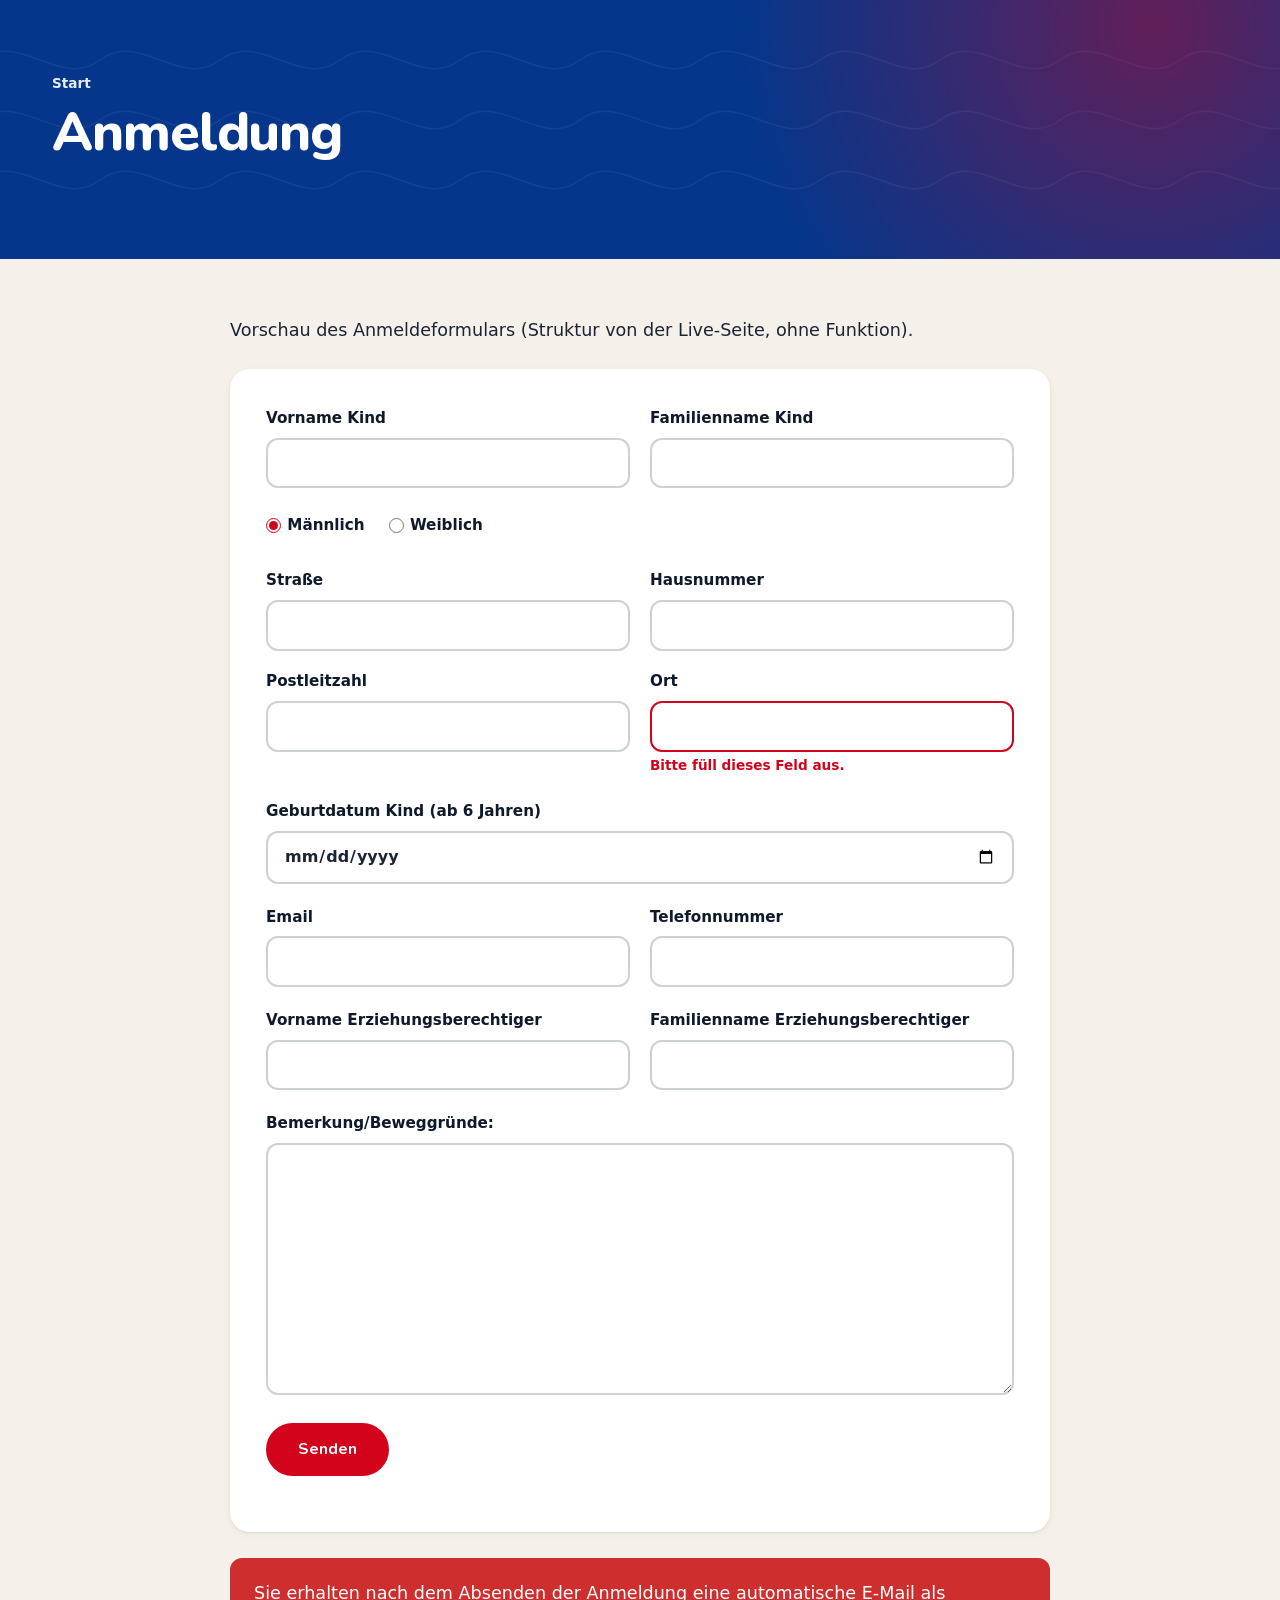
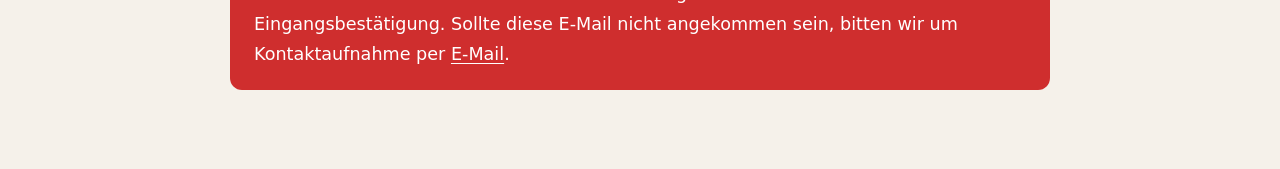
<file: vorschau/anmeldung.html>
<!doctype html>
<html lang="de">
<head>
<meta charset="utf-8">
<meta name="viewport" content="width=device-width, initial-scale=1">
<title>Vorschau – Anmeldung</title>
<script>(function(){var d=document.documentElement,s=null;try{s=localStorage.getItem("pfadi-theme")}catch(e){}d.setAttribute("data-theme",s||"light")})();</script>
<link rel="stylesheet" href="../pfadi-rankweil/assets/css/main.css">
</head>
<body class="page no-sidebar">
<main id="main">
<header class="page-hero"><div class="container"><nav class="breadcrumbs"><a href="#">Start</a></nav><h1 class="page-hero__title">Anmeldung</h1></div></header>
<div class="container layout layout--page">
<article class="layout__main"><div class="entry-content">
<p>Vorschau des Anmeldeformulars (Struktur von der Live-Seite, ohne Funktion).</p>
<div class="wp-block-contact-form-7-contact-form-selector">
<div class="wpcf7 js"><form action="#" method="post" class="wpcf7-form init" novalidate onsubmit="return false">
<p><label> Vorname Kind<br> <span class="wpcf7-form-control-wrap"><input class="wpcf7-form-control wpcf7-text" type="text" name="a"></span> </label><br> <label> Familienname Kind<br> <span class="wpcf7-form-control-wrap"><input class="wpcf7-form-control wpcf7-text" type="text" name="b"></span> </label> </p>
<p><span class="wpcf7-form-control-wrap"><span class="wpcf7-form-control wpcf7-radio"><span class="wpcf7-list-item first"><label><input type="radio" name="sex" value="M" checked><span class="wpcf7-list-item-label">Männlich</span></label></span><span class="wpcf7-list-item last"><label><input type="radio" name="sex" value="W"><span class="wpcf7-list-item-label">Weiblich</span></label></span></span></span> </p>
<p><label> Straße<br> <span class="wpcf7-form-control-wrap"><input class="wpcf7-form-control wpcf7-text" type="text" name="c"></span></label><br> <label> Hausnummer<br> <span class="wpcf7-form-control-wrap"><input class="wpcf7-form-control wpcf7-text" type="text" name="d"></span></label><br> <label> Postleitzahl<br> <span class="wpcf7-form-control-wrap"><input class="wpcf7-form-control wpcf7-text" type="text" name="e"></span> </label><br> <label> Ort<br> <span class="wpcf7-form-control-wrap"><input class="wpcf7-form-control wpcf7-text wpcf7-not-valid" type="text" name="f"><span class="wpcf7-not-valid-tip">Bitte füll dieses Feld aus.</span></span> </label> </p>
<p><label> Geburtdatum Kind (ab 6 Jahren)<br> <span class="wpcf7-form-control-wrap"><input class="wpcf7-form-control wpcf7-date" type="date" name="g"></span> </label> </p>
<p><label> Email<br> <span class="wpcf7-form-control-wrap"><input class="wpcf7-form-control wpcf7-email" type="email" name="h"></span> </label><br> <label> Telefonnummer<br> <span class="wpcf7-form-control-wrap"><input class="wpcf7-form-control wpcf7-text" type="text" name="i"></span> </label> </p>
<p><label> Vorname Erziehungsberechtiger<br> <span class="wpcf7-form-control-wrap"><input class="wpcf7-form-control wpcf7-text" type="text" name="j"></span> </label><br> <label> Familienname Erziehungsberechtiger<br> <span class="wpcf7-form-control-wrap"><input class="wpcf7-form-control wpcf7-text" type="text" name="k"></span> </label> </p>
<p><label> Bemerkung/Beweggründe:<br> <span class="wpcf7-form-control-wrap"><textarea cols="40" rows="10" class="wpcf7-form-control wpcf7-textarea" name="l"></textarea></span> </label> </p>
<p><input class="wpcf7-form-control wpcf7-submit has-spinner" type="submit" value="Senden"><span class="wpcf7-spinner"></span> </p>
<div class="wpcf7-response-output" aria-hidden="true"></div>
</form></div></div>
<p class="has-white-color has-vivid-red-background-color has-text-color has-background" style="background-color:#cf2e2e;color:#fff">Sie erhalten nach dem Absenden der Anmeldung eine automatische E-Mail als Eingangsbestätigung. Sollte diese E-Mail nicht angekommen sein, bitten wir um Kontaktaufnahme per <a href="#">E-Mail</a>.</p>
</div></article>
</div>
</main>
</body>
</html>
</file>
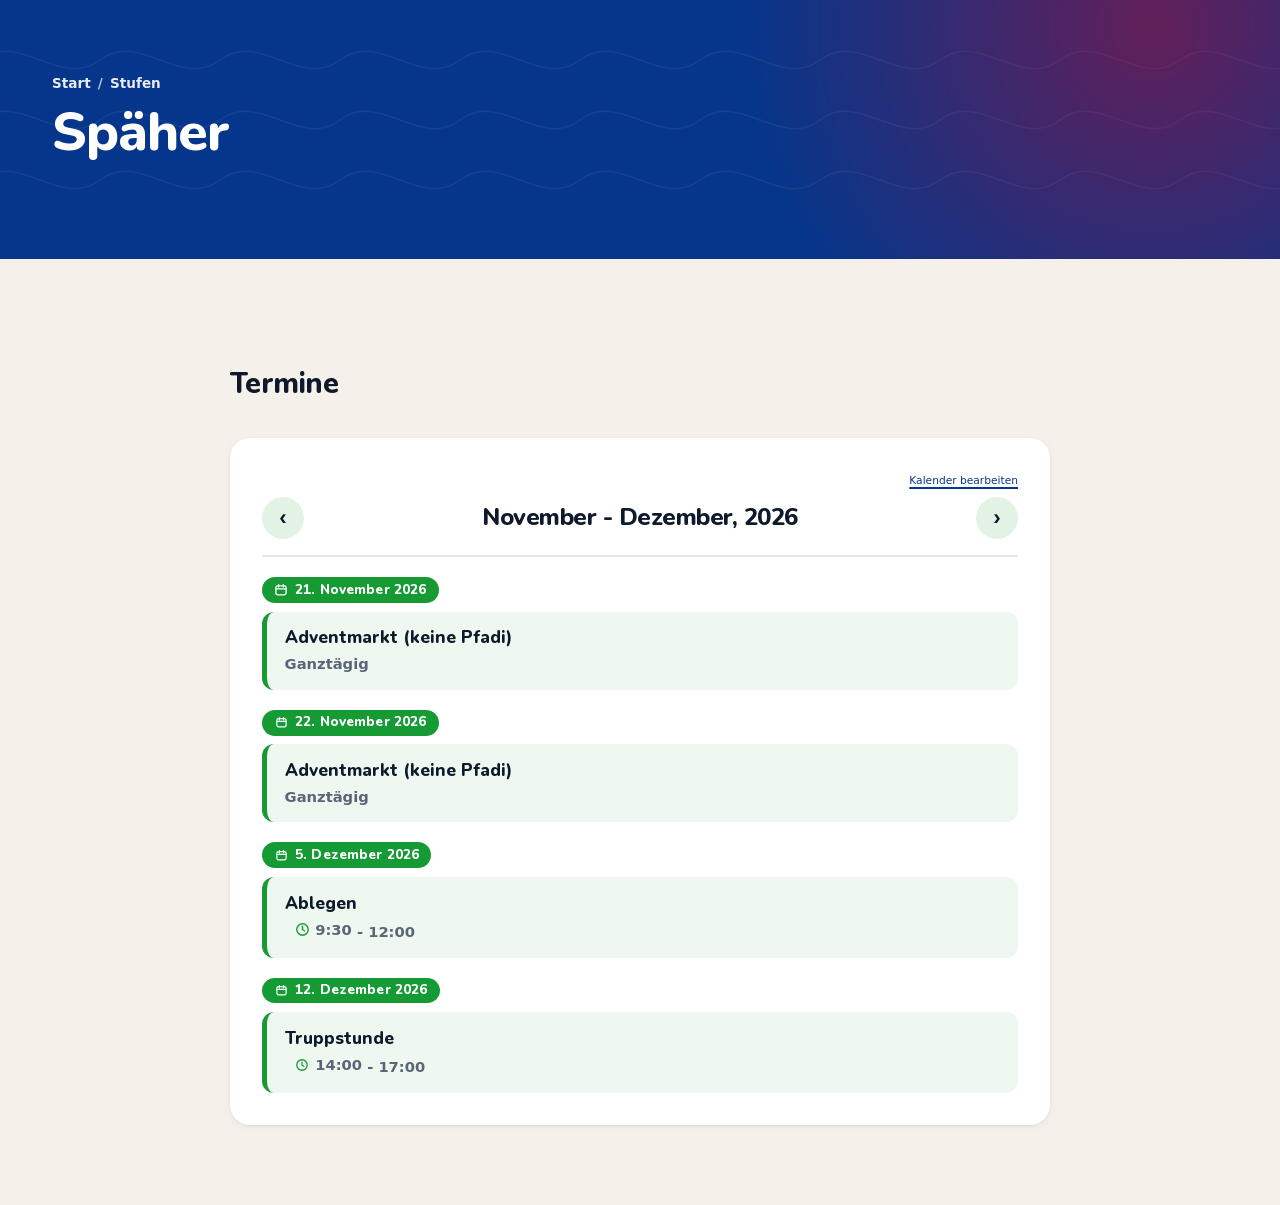
<file: vorschau/termine.html>
<!doctype html>
<html lang="de">
<head>
<meta charset="utf-8">
<meta name="viewport" content="width=device-width, initial-scale=1">
<title>Vorschau – Termine Späher</title>
<script>(function(){var d=document.documentElement,s=null;try{s=localStorage.getItem("pfadi-theme")}catch(e){}d.setAttribute("data-theme",s||"light")})();</script>
<link rel="stylesheet" href="../pfadi-rankweil/assets/css/main.css">
<style>
/* kommt im Theme aus dem Customizer */
.stufe-2,.page-stufe-2{--stufe:#159A34;--stufe-rgb:21,154,52}
/* Ersatz für die Icon-Schrift des Plugins (nur Vorschau) */
.simcal-icon-left::before{content:"‹";font:700 1.4rem/1 sans-serif;font-style:normal}
.simcal-icon-right::before{content:"›";font:700 1.4rem/1 sans-serif;font-style:normal}
</style>
</head>
<body class="page no-sidebar page-stufe-2">
<main id="main">
<header class="page-hero"><div class="container"><nav class="breadcrumbs"><a href="#">Start</a><span>/</span><a href="#">Stufen</a></nav><h1 class="page-hero__title">Späher</h1></div></header>
<div class="container layout layout--page"><article class="layout__main"><div class="entry-content">
<h2>Termine</h2>
<div class="simcal-calendar simcal-default-calendar simcal-default-calendar-list simcal-default-calendar-light">
<p class="simcal-align-right"><small><a class="post-edit-link" href="#">Kalender bearbeiten</a></small></p>
<div class="simcal-calendar-list "><nav class="simcal-calendar-head"> <div class="simcal-nav"> <button class="simcal-nav-button simcal-prev" title="Zurück" aria-label="Zurück"> <i class="simcal-icon-left" aria-hidden="true"></i> </button> </div> <div class="simcal-nav simcal-current " aria-live="polite"><h3>November - Dezember, 2026</h3></div> <div class="simcal-nav"> <button class="simcal-nav-button simcal-next" title="Weiter" aria-label="Weiter"> <i class="simcal-icon-right" aria-hidden="true"></i> </button> </div> </nav>
<dl class="simcal-events-list-container">
<dt class="simcal-day-label" style="border-bottom: 1px solid #000000;"><span style="background-color: #000000; color: #ffffff;"><span class="simcal-date-format">21. November 2026</span> </span></dt>
<dd class="simcal-weekday-6 simcal-past simcal-day simcal-day-has-events"><ul class="simcal-events"><li class="simcal-event"><div class="simcal-event-details"><p><strong><span class="simcal-event-title">Adventmarkt (keine Pfadi)</span></strong></p> <p><span class="simcal-event-start simcal-event-start-date">21. November 2026</span><br> <span class="simcal-event-address simcal-event-start-location"><meta itemprop="name" content="x"></span></p> <div></div></div></li></ul></dd>
<dt class="simcal-day-label" style="border-bottom: 1px solid #000000;"><span style="background-color: #000000; color: #ffffff;"><span class="simcal-date-format">22. November 2026</span> </span></dt>
<dd class="simcal-weekday-0 simcal-day simcal-day-has-events"><ul class="simcal-events"><li class="simcal-event"><div class="simcal-event-details"><p><strong><span class="simcal-event-title">Adventmarkt (keine Pfadi)</span></strong></p> <p><span class="simcal-event-start simcal-event-start-date">22. November 2026</span><br> <span class="simcal-event-address simcal-event-start-location"><meta itemprop="name" content="x"></span></p> <div></div></div></li></ul></dd>
<dt class="simcal-day-label" style="border-bottom: 1px solid #000000;"><span style="background-color: #000000; color: #ffffff;"><span class="simcal-date-format">5. Dezember 2026</span> </span></dt>
<dd class="simcal-weekday-6 simcal-day simcal-day-has-events"><ul class="simcal-events"><li class="simcal-event"><div class="simcal-event-details"><p><strong><span class="simcal-event-title">Ablegen</span></strong></p> <p><span class="simcal-event-start simcal-event-start-date">5. Dezember 2026</span>&nbsp;&nbsp;<span class="simcal-event-start simcal-event-start-time">9:30</span> - <span class="simcal-event-end simcal-event-end-time">12:00</span><br> <span class="simcal-event-address simcal-event-start-location"><meta itemprop="name" content="x"></span></p> <div></div></div></li></ul></dd>
<dt class="simcal-day-label" style="border-bottom: 1px solid #000000;"><span style="background-color: #000000; color: #ffffff;"><span class="simcal-date-format">12. Dezember 2026</span> </span></dt>
<dd class="simcal-weekday-6 simcal-day simcal-day-has-events"><ul class="simcal-events"><li class="simcal-event"><div class="simcal-event-details"><p><strong><span class="simcal-event-title">Truppstunde</span></strong></p> <p><span class="simcal-event-start simcal-event-start-date">12. Dezember 2026</span>&nbsp;&nbsp;<span class="simcal-event-start simcal-event-start-time">14:00</span> - <span class="simcal-event-end simcal-event-end-time">17:00</span><br> <span class="simcal-event-address simcal-event-start-location"><meta itemprop="name" content="x"></span></p> <div></div></div></li></ul></dd>
</dl></div></div>
</div></article></div>
</main>
</body>
</html>
</file>
<file: pfadi-rankweil/assets/css/main.css>
/* ==========================================================================
   Pfadi Rankweil – Theme-Styles
   Farben kommen aus dem Customizer (siehe inc/customizer.php → :root)
   ========================================================================== */

/* ---------- Schrift: Nunito (variabel, selbst gehostet) ----------
   Ein File pro Zeichensatz deckt die Gewichte 700–900 ab. Die Fallback-Schrift
   ist auf Nunitos Metriken angepasst, damit beim Nachladen nichts springt. */
@font-face {
	font-family: "Nunito"; font-style: normal; font-weight: 700 900; font-display: swap;
	src: url("../fonts/nunito-latin.woff2") format("woff2");
	unicode-range: U+0000-00FF, U+0131, U+0152-0153, U+02BB-02BC, U+02C6, U+02DA, U+02DC, U+0304, U+0308, U+0329, U+2000-206F, U+20AC, U+2122, U+2191, U+2193, U+2212, U+2215, U+FEFF, U+FFFD;
}
@font-face {
	font-family: "Nunito"; font-style: normal; font-weight: 700 900; font-display: swap;
	src: url("../fonts/nunito-latin-ext.woff2") format("woff2");
	unicode-range: U+0100-02BA, U+02BD-02C5, U+02C7-02CC, U+02CE-02D7, U+02DD-02FF, U+0304, U+0308, U+0329, U+1D00-1DBF, U+1E00-1E9F, U+1EF2-1EFF, U+2020, U+20A0-20AB, U+20AD-20C4, U+2113, U+2C60-2C7F, U+A720-A7FF;
}
@font-face {
	font-family: "Nunito Fallback"; src: local("Arial");
	ascent-override: 101.1%; descent-override: 35.3%; line-gap-override: 0%; size-adjust: 99.7%;
}

:root {
	--c-primary: #05368B;
	--c-primary-rgb: 5, 54, 139;
	--c-accent: #D3031C;
	--c-accent-rgb: 211, 3, 28;
	--c-bg: #F5F1EA;
	--c-surface: #FFFFFF;
	--c-text: #1B2433;
	--c-muted: #5B6577;
	--c-line: rgba(14, 26, 43, .1);
	--c-dark: #0E1A2B;
	--c-heading: #0E1A2B;
	--c-link: var(--c-primary);
	--c-accent-text: var(--c-accent);
	--tint: rgba(var(--c-primary-rgb), .08);
	--tint-soft: rgba(var(--c-primary-rgb), .04);
	--tint-strong: rgba(var(--c-primary-rgb), .14);
	--header-bg: rgba(255, 255, 255, .92);
	--c-field-border: rgba(14, 26, 43, .2);
	--footer-bg: #04265F;
	--radius: 20px;
	--radius-sm: calc(var(--radius) * .6);
	--shadow-sm: 0 1px 2px rgba(14, 26, 43, .06), 0 2px 8px rgba(14, 26, 43, .05);
	--shadow: 0 2px 4px rgba(14, 26, 43, .05), 0 12px 32px rgba(14, 26, 43, .09);
	--shadow-lg: 0 6px 12px rgba(14, 26, 43, .08), 0 24px 56px rgba(14, 26, 43, .16);
	--font: "Segoe UI Variable Text", "Segoe UI", system-ui, -apple-system, "Helvetica Neue", Arial, sans-serif;
	--font-head: "Nunito", "Nunito Fallback", ui-rounded, "Segoe UI", system-ui, sans-serif;
	--container: 1240px;
	--logo-h: 84px;
	--header-h: calc(var(--logo-h) + 20px);
	--ease: cubic-bezier(.2, .7, .2, 1);
}

/* ---------- Dark Mode ----------
   data-theme wird per Inline-Skript im <head> gesetzt (System-Einstellung oder Umschalter). */
:root[data-theme="dark"] {
	color-scheme: dark;
	--c-bg: #0B1220;
	--c-surface: #141E31;
	--c-text: #D5DCE8;
	--c-muted: #9AA6BA;
	--c-line: rgba(255, 255, 255, .1);
	--c-heading: #F3F6FB;
	--c-link: #8DB3FF;
	--c-accent-text: #FF6B7A;
	--tint: rgba(141, 179, 255, .12);
	--tint-soft: rgba(141, 179, 255, .05);
	--tint-strong: rgba(141, 179, 255, .2);
	--header-bg: rgba(13, 21, 37, .88);
	--c-field-border: rgba(255, 255, 255, .2);
	--footer-bg: #060D1A;
	--shadow-sm: 0 0 0 1px rgba(255, 255, 255, .05), 0 2px 8px rgba(0, 0, 0, .35);
	--shadow: 0 0 0 1px rgba(255, 255, 255, .06), 0 12px 32px rgba(0, 0, 0, .45);
	--shadow-lg: 0 0 0 1px rgba(255, 255, 255, .07), 0 24px 56px rgba(0, 0, 0, .6);
}
[data-theme="dark"] .stufe-1 .stufe__short { color: var(--stufe); }
[data-theme="dark"] .stufe-3 .stufe__short { color: #6E9BE6; } /* PPÖ-CaEx-Blau ist auf Dunkel zu dunkel */
[data-theme="dark"] .stufe__age { background: rgba(var(--stufe-rgb), .22); }
[data-theme="dark"] .card__media img,
[data-theme="dark"] .bento__media img,
[data-theme="dark"] .entry-content img { filter: brightness(.92); }
[data-theme="dark"] .topbar { background: #08214F; }
[data-theme="dark"] .page-hero,
[data-theme="dark"] .post-hero:not(.has-image) { background-color: #0A2A66; }
[data-theme="dark"] .thumb-fallback { background: linear-gradient(135deg, #0A2A66, #123C8C); }
/* Logo: eigenes Dark-Logo, sonst helles „Schild“ hinter dem Logo */
.custom-logo--dark { display: none; }
[data-theme="dark"] .site-branding.has-dark-logo .custom-logo:not(.custom-logo--dark) { display: none; }
[data-theme="dark"] .site-branding.has-dark-logo .custom-logo--dark { display: block; }
[data-theme="dark"] .site-branding:not(.has-dark-logo) .custom-logo-link {
	display: inline-block; background: #fff; padding: 6px 12px; border-radius: 14px;
}
[data-theme="dark"] .site-branding:not(.has-dark-logo) .custom-logo { height: calc(var(--logo-h) - 12px); }
[data-theme="dark"] .is-scrolled .site-branding:not(.has-dark-logo) .custom-logo { height: calc(var(--logo-h) * .7 - 12px); }

/* Umschalter hell/dunkel */
.theme-toggle {
	display: grid; place-items: center; width: 42px; height: 42px; border-radius: 50%; flex: none;
	border: 0; background: var(--tint); color: var(--c-link); cursor: pointer; order: 3;
	transition: background .2s, transform .3s var(--ease);
}
.theme-toggle:active { transform: rotate(30deg) scale(.92); }
.theme-toggle .icon-sun, [data-theme="dark"] .theme-toggle .icon-moon { display: none; }
[data-theme="dark"] .theme-toggle .icon-sun { display: block; }
html.theme-anim, html.theme-anim * { transition: background-color .35s ease, color .35s ease, border-color .35s ease !important; }

/* ---------- Basis ---------- */
*, *::before, *::after { box-sizing: border-box; }
html { scroll-behavior: smooth; -webkit-text-size-adjust: 100%; }
body.has-sticky-header { scroll-padding-top: var(--header-h); }
body {
	margin: 0;
	background: var(--c-bg);
	color: var(--c-text);
	font: 400 1.0625rem/1.65 var(--font);
	-webkit-font-smoothing: antialiased;
	text-rendering: optimizeLegibility;
}
img, svg, video { max-width: 100%; height: auto; display: block; }
a { color: var(--c-link); text-decoration-thickness: 2px; text-underline-offset: 3px; }
a:hover { color: var(--c-accent-text); }
h1, h2, h3, h4, h5, h6 {
	font-family: var(--font-head);
	font-weight: 800;
	line-height: 1.15;
	letter-spacing: -.02em;
	color: var(--c-heading);
	margin: 0 0 .5em;
	text-wrap: balance;
}
p, li, figcaption { text-wrap: pretty; }
p { margin: 0 0 1.1em; }
:focus-visible { outline: 3px solid var(--c-accent); outline-offset: 3px; border-radius: 6px; }
::selection { background: var(--tint-strong); color: var(--c-heading); }
:root { accent-color: var(--c-primary); }
:root[data-theme="dark"] { accent-color: var(--c-link); }
.icon { width: 1.1em; height: 1.1em; flex: none; }

.screen-reader-text {
	position: absolute !important; width: 1px; height: 1px; padding: 0; margin: -1px;
	overflow: hidden; clip: rect(0, 0, 0, 0); white-space: nowrap; border: 0;
}
.skip-link:focus {
	clip: auto; width: auto; height: auto; margin: 0; z-index: 1000;
	top: 12px; left: 12px; padding: 12px 18px; background: var(--c-surface); border-radius: 10px; box-shadow: var(--shadow);
}

.container { width: 100%; max-width: var(--container); margin: 0 auto; padding: 0 clamp(16px, 4vw, 32px); }
.container--narrow { max-width: 820px; }

/* ---------- Buttons ---------- */
.btn {
	display: inline-flex; align-items: center; gap: .5em;
	padding: .85em 1.5em; border-radius: 999px; border: 2px solid transparent;
	font: 700 1rem/1 var(--font-head); text-decoration: none; cursor: pointer;
	transition: transform .2s var(--ease), box-shadow .2s var(--ease), background .2s, color .2s;
}
.btn:hover { transform: translateY(-2px); }
.btn .icon { transition: transform .2s var(--ease); }
.btn:hover .icon { transform: translateX(3px); }
.btn--sm { padding: .65em 1.15em; font-size: .95rem; }
.btn--accent { background: var(--c-accent); color: #fff; box-shadow: var(--shadow-sm); }
.btn--accent:hover { color: #fff; box-shadow: var(--shadow); }
.btn--outline { border-color: var(--c-link); color: var(--c-link); }
.btn--outline:hover { background: var(--c-primary); color: #fff; }
.btn--ghost { border-color: rgba(255,255,255,.6); color: #fff; }
.btn--ghost:hover { background: #fff; color: var(--c-primary); }
.btn--white { background: #fff; color: var(--c-primary); }
.btn--white:hover { color: var(--c-accent); }

.pill {
	display: inline-block; padding: .3em .8em; border-radius: 999px;
	background: var(--c-accent); color: #fff; text-decoration: none;
	font: 700 .75rem/1.2 var(--font); letter-spacing: .05em; text-transform: uppercase;
}
a.pill:hover { color: #fff; background: var(--c-primary); }
.pills { display: inline-flex; flex-wrap: wrap; gap: .35rem; }
.pill--stufe { background: var(--stufe); }
/* Weiße Schrift auf hellen Stufenfarben (z. B. Grün) braucht etwas dunkleren Grund für 4.5:1 */
.pill--stufe:not(.stufe-1) { background: color-mix(in srgb, var(--stufe) 85%, #000); }
.pill--stufe.stufe-1 { color: #1B2433; }
a.pill--stufe:hover { background: var(--stufe); color: #fff; filter: brightness(.9); }
a.pill--stufe.stufe-1:hover { color: #1B2433; }
.page-hero.is-stufe {
	box-shadow: inset 0 6px 0 var(--stufe);
	background:
		radial-gradient(circle at 90% 10%, rgba(var(--stufe-rgb), .55), transparent 40%),
		var(--c-primary);
}

/* ---------- Topbar ---------- */
.topbar { background: var(--c-primary); color: rgba(255,255,255,.85); font-size: .85rem; }
.topbar__inner { display: flex; align-items: center; justify-content: space-between; gap: 1rem; min-height: 38px; }
.topbar__text { margin: 0; }

.social-links { display: flex; gap: .35rem; list-style: none; margin: 0; padding: 0; }
.social-links a {
	display: grid; place-items: center; width: 32px; height: 32px; border-radius: 50%;
	color: inherit; transition: background .2s, color .2s;
}
.social-links a:hover { background: rgba(255,255,255,.15); color: #fff; }
.social-links .icon { width: 17px; height: 17px; }

/* ---------- Header ---------- */
.site-header {
	background: var(--header-bg);
	-webkit-backdrop-filter: saturate(180%) blur(14px); backdrop-filter: saturate(180%) blur(14px);
	border-bottom: 1px solid var(--c-line);
	z-index: 100; position: relative;
	transition: box-shadow .25s;
}
.has-sticky-header .site-header { position: sticky; top: 0; }
.admin-bar.has-sticky-header .site-header { top: 32px; }
.site-header.is-scrolled { box-shadow: var(--shadow); }
.site-header__inner { display: flex; align-items: center; gap: 1.5rem; min-height: var(--header-h); }

.site-branding { flex: none; }
.custom-logo { height: var(--logo-h); max-height: none; width: auto; transition: height .25s var(--ease); }
.is-scrolled .custom-logo { height: calc(var(--logo-h) * .7); }
.site-header__inner { transition: min-height .25s var(--ease); }
.is-scrolled .site-header__inner { min-height: calc(var(--logo-h) * .7 + 20px); }
.site-title { display: flex; align-items: center; gap: .6rem; text-decoration: none; font: 800 1.3rem/1 var(--font-head); color: var(--c-link); }
.site-title__icon .pfadi-symbol { width: auto; height: 46px; }

.site-nav { flex: 1; display: flex; align-items: center; justify-content: flex-end; gap: 1rem; }
.site-nav .menu, .site-nav .menu ul, .site-nav > div > ul { list-style: none; margin: 0; padding: 0; }
.site-nav .menu { display: flex; align-items: center; gap: .15rem; }
.site-nav .menu > li { position: relative; display: flex; align-items: center; }
.site-nav .menu a {
	display: block; padding: .6rem .85rem; border-radius: 999px;
	font: 700 .98rem/1.2 var(--font-head); color: var(--c-heading); text-decoration: none;
	transition: background .2s, color .2s;
}
.site-nav .menu > li > a:hover,
.site-nav .menu > li:focus-within > a,
.site-nav .menu > .current-menu-item > a,
.site-nav .menu > .current-menu-ancestor > a { background: var(--tint); color: var(--c-link); }
.site-nav .menu > .current-menu-item > a,
.site-nav .menu > .current-menu-ancestor > a { box-shadow: inset 0 -3px 0 var(--c-accent); border-radius: 999px 999px 8px 8px; }
.submenu-toggle {
	background: none; border: 0; padding: 4px; margin-left: -.6rem; color: var(--c-muted); cursor: pointer; border-radius: 50%;
}
.submenu-toggle .icon { width: 16px; height: 16px; transition: transform .2s; }

/* Dropdowns (Desktop) */
@media (min-width: 1024px) {
	.site-nav .sub-menu {
		position: absolute; top: calc(100% + 10px); left: 0; min-width: 240px;
		background: var(--c-surface); border-radius: var(--radius-sm); box-shadow: var(--shadow-lg); padding: .5rem;
		opacity: 0; visibility: hidden; transform: translateY(8px);
		transition: opacity .2s, transform .2s var(--ease), visibility .2s;
		z-index: 10;
	}
	.site-nav .sub-menu::before { content: ""; position: absolute; inset: -12px 0 auto; height: 12px; }
	.site-nav li:hover > .sub-menu,
	.site-nav li:focus-within > .sub-menu,
	.site-nav li.is-open > .sub-menu { opacity: 1; visibility: visible; transform: none; }
	.site-nav .sub-menu a { border-radius: 10px; font-weight: 600; padding: .6rem .85rem; }
	.site-nav .sub-menu a:hover { background: var(--tint); color: var(--c-link); }
	.site-nav .sub-menu .sub-menu { top: -.5rem; left: 100%; }
	.site-nav li:hover > .submenu-toggle .icon { transform: rotate(180deg); }
	.nav-toggle { display: none; }
}

.site-nav__extras { display: flex; align-items: center; gap: .5rem; }
.search-toggle {
	display: grid; place-items: center; width: 42px; height: 42px; border-radius: 50%;
	border: 0; background: var(--tint); color: var(--c-link); cursor: pointer;
}
.search-toggle:hover, .theme-toggle:hover { background: var(--tint-strong); }
.header-search { border-top: 1px solid var(--c-line); padding: 1rem 0; background: var(--c-surface); }
.header-search .search-form { max-width: 640px; margin: 0 auto; }

/* Suche */
.search-form { display: flex; background: var(--c-surface); border: 2px solid var(--c-line); border-radius: 999px; overflow: hidden; transition: border-color .2s; }
.search-form:focus-within { border-color: var(--c-primary); }
.search-field { flex: 1; border: 0; padding: .85rem 1.25rem; font: inherit; background: transparent; min-width: 0; }
.search-field:focus { outline: none; }
.search-submit { border: 0; background: var(--c-primary); color: #fff; padding: 0 1.25rem; cursor: pointer; }

/* Mobile Navigation */
@media (max-width: 1023px) {
	/* backdrop-filter würde das fixierte Menü im Header einsperren */
	.site-header { -webkit-backdrop-filter: none; backdrop-filter: none; background: var(--c-surface); }
	.theme-toggle { order: 0; margin-left: auto; width: 46px; height: 46px; border-radius: 14px; }
	.theme-toggle + .nav-toggle { margin-left: 0; }
	.site-header__inner { gap: .6rem; }
	.nav-toggle {
		margin-left: auto; display: grid; place-items: center; width: 46px; height: 46px; border-radius: 14px;
		border: 0; background: var(--c-primary); color: #fff; cursor: pointer; position: relative; z-index: 120;
	}
	.nav-toggle__close { display: none; }
	.nav-open .nav-toggle__open { display: none; }
	.nav-open .nav-toggle__close { display: block; }
	.nav-open .nav-toggle { background: #fff; color: var(--c-primary); }

	.site-nav {
		position: fixed; inset: 0; z-index: 110;
		flex-direction: column; align-items: stretch; justify-content: flex-start; gap: 1.5rem;
		padding: calc(var(--header-h) + 1.5rem) 1.5rem 2rem;
		background: var(--c-primary); overflow-y: auto;
		opacity: 0; visibility: hidden; transform: translateY(-12px);
		transition: opacity .25s, transform .3s var(--ease), visibility .25s;
	}
	.nav-open .site-nav { opacity: 1; visibility: visible; transform: none; }
	.nav-open { overflow: hidden; }
	.site-nav .menu { flex-direction: column; align-items: stretch; gap: 0; }
	.site-nav .menu > li { flex-wrap: wrap; border-bottom: 1px solid rgba(255,255,255,.12); }
	.site-nav .menu a { color: #fff; font-size: 1.25rem; padding: 1rem .25rem; flex: 1; border-radius: 0; }
	.site-nav .menu > li > a:hover,
	.site-nav .menu > .current-menu-item > a,
	.site-nav .menu > .current-menu-ancestor > a { background: none; color: #fff; box-shadow: none; }
	.site-nav .menu > .current-menu-item > a { text-decoration: underline var(--c-accent) 3px; }
	.submenu-toggle { color: #fff; margin: 0; width: 44px; height: 44px; display: grid; place-items: center; }
	.submenu-toggle[aria-expanded="true"] .icon { transform: rotate(180deg); }
	.site-nav .sub-menu { display: none; width: 100%; padding: 0 0 .75rem .75rem; }
	.site-nav li.is-open > .sub-menu { display: block; }
	.site-nav .sub-menu a { font-size: 1.05rem; padding: .55rem .25rem; color: rgba(255,255,255,.85); font-weight: 600; }
	.site-nav__extras { justify-content: space-between; }
	.site-nav__extras .btn { flex: 1; justify-content: center; padding: 1rem; font-size: 1.1rem; }
	.search-toggle { background: rgba(255,255,255,.12); color: #fff; width: 52px; height: 52px; }
	.custom-logo, .is-scrolled .custom-logo { height: min(var(--logo-h), 52px); }
	[data-theme="dark"] .site-branding:not(.has-dark-logo) .custom-logo { height: min(calc(var(--logo-h) - 12px), 44px); }
	:root { --header-h: 72px; }
	.is-scrolled .site-header__inner { min-height: var(--header-h); }
	.topbar__text { white-space: nowrap; overflow: hidden; text-overflow: ellipsis; }
}

/* ---------- Wellen ---------- */
.wave { position: absolute; left: 0; width: 100%; height: clamp(28px, 5vw, 70px); pointer-events: none; }
.wave--bottom { bottom: -1px; color: var(--c-bg); }
.wave--top { top: calc(-1 * clamp(28px, 5vw, 70px) + 1px); color: var(--footer-bg); transform: scaleX(-1); }

/* ---------- Sektionen ---------- */
.section { padding: clamp(3rem, 7vw, 5.5rem) 0; }
.section--tight { padding: clamp(1.5rem, 4vw, 3rem) 0; }
.section-head { max-width: 680px; margin-bottom: clamp(1.75rem, 4vw, 2.75rem); }
.section-head--row { max-width: none; display: flex; align-items: flex-end; justify-content: space-between; gap: 1rem; flex-wrap: wrap; }
.section-title { font-size: clamp(2rem, 4.4vw, 3rem); line-height: 1.08; letter-spacing: -.03em; margin: 0; }
.section-intro { color: var(--c-muted); font-size: 1.15rem; margin: .8rem 0 0; }

/* ---------- Hero: Bento ---------- */
.hero-bento { padding: clamp(1.25rem, 3vw, 2.25rem) 0 0; }
.bento {
	display: grid; gap: clamp(10px, 1.4vw, 18px);
	grid-template-columns: repeat(4, 1fr);
	grid-template-rows: repeat(2, minmax(220px, 1fr));
	height: clamp(460px, 56vw, 620px);
}
.bento__item { position: relative; border-radius: var(--radius); overflow: hidden; background: var(--c-primary); box-shadow: var(--shadow); }
.bento__item--1 { grid-column: span 2; grid-row: span 2; }
.bento__link { position: absolute; inset: 0; display: block; color: #fff; text-decoration: none; }
.bento__media, .bento__media img, .bento__media .thumb-fallback { position: absolute; inset: 0; width: 100%; height: 100%; object-fit: cover; }
.bento__media img { transition: transform .6s var(--ease); }
.bento__link:hover img { transform: scale(1.05); }
.bento__media::after {
	content: ""; position: absolute; inset: 0;
	background: linear-gradient(180deg, rgba(4, 20, 50, 0) 35%, rgba(4, 20, 50, .55) 65%, rgba(4, 20, 50, .92) 100%);
}
.bento__body { position: absolute; left: 0; right: 0; bottom: 0; padding: clamp(1rem, 2vw, 1.5rem); display: flex; flex-direction: column; align-items: flex-start; gap: .5rem; }
.bento__title { color: #fff; margin: 0; font-size: clamp(1rem, 1.4vw, 1.2rem); text-shadow: 0 1px 12px rgba(0,0,0,.3); }
.bento__item--1 .bento__title { font-size: clamp(1.6rem, 3.2vw, 2.6rem); max-width: 22ch; }
.bento__excerpt { color: rgba(255,255,255,.85); max-width: 52ch; font-size: 1.02rem; }
.bento__date { font-size: .85rem; color: rgba(255,255,255,.75); font-weight: 600; }
.bento__item:not(.bento__item--1) .bento__date { display: none; }

/* ---------- Hero: Willkommen ---------- */
.hero-welcome {
	position: relative; color: #fff; overflow: hidden;
	padding: clamp(4.5rem, 12vw, 9rem) 0 clamp(6rem, 13vw, 10rem);
	background:
		radial-gradient(circle at 85% 20%, rgba(var(--c-accent-rgb), .55), transparent 40%),
		radial-gradient(circle at 10% 90%, rgba(255,255,255,.12), transparent 40%),
		var(--c-primary);
}
.hero-welcome.has-image {
	background:
		linear-gradient(100deg, rgba(var(--c-primary-rgb), .95) 0%, rgba(var(--c-primary-rgb), .75) 45%, rgba(var(--c-primary-rgb), .15) 100%),
		var(--hero-img) center / cover no-repeat;
}
.hero-welcome__inner { position: relative; z-index: 1; }
.hero-welcome__badge {
	display: inline-flex; align-items: center; gap: .5rem; padding: .45rem 1rem .45rem .7rem; border-radius: 999px;
	background: rgba(255,255,255,.14); font-weight: 700; font-size: .9rem; margin-bottom: 1.25rem;
}
.hero-welcome__badge .pfadi-symbol { width: auto; height: 22px; }
.hero-welcome__title { color: #fff; font-size: clamp(2.4rem, 6.5vw, 4.8rem); max-width: 14ch; line-height: 1.02; letter-spacing: -.035em; }
.hero-welcome__text { font-size: clamp(1.1rem, 1.8vw, 1.3rem); max-width: 46ch; color: rgba(255,255,255,.9); }
.hero-welcome__buttons { display: flex; flex-wrap: wrap; gap: .75rem; margin-top: 1.75rem; }

/* ---------- Stufen ---------- */
.stufen-grid { display: grid; grid-template-columns: repeat(4, 1fr); gap: clamp(12px, 1.6vw, 22px); }
.stufe {
	--stufe: var(--c-primary); --stufe-rgb: var(--c-primary-rgb);
	position: relative; display: flex; flex-direction: column; overflow: hidden;
	background: var(--c-surface); border-radius: var(--radius); box-shadow: var(--shadow-sm);
	color: var(--c-text); text-decoration: none;
	transition: transform .3s var(--ease), box-shadow .3s var(--ease);
}
.stufe::before { content: ""; height: 8px; background: var(--stufe); }
a.stufe:hover { transform: translateY(-6px); box-shadow: var(--shadow-lg); color: var(--c-text); }
.stufe__img img { width: 100%; aspect-ratio: 16 / 10; object-fit: cover; }
.stufe__body { position: relative; display: flex; flex-direction: column; gap: .35rem; padding: 1.5rem 1.5rem 1.6rem; flex: 1; }
.stufe__short {
	font: 900 2.6rem/1 var(--font-head); letter-spacing: -.04em; color: var(--stufe);
}
.stufe-1 .stufe__short { color: #A97A00; } /* PPÖ-Gelb #FBBB21 abgedunkelt – lesbar auf Weiß */
.stufe__age {
	align-self: flex-start; padding: .25em .7em; border-radius: 999px;
	background: rgba(var(--stufe-rgb), .14); color: var(--c-heading); font-size: .8rem; font-weight: 700;
}
.stufe__name { font-size: 1.35rem; margin: .5rem 0 0; }
.stufe__text { color: var(--c-muted); font-size: .97rem; flex: 1; }
.stufe__more { display: inline-flex; align-items: center; gap: .35rem; margin-top: .6rem; font-weight: 800; color: var(--c-link); font-size: .95rem; }
a.stufe:hover .stufe__more .icon { transform: translateX(4px); }
.stufe__more .icon { transition: transform .2s var(--ease); }

/* ---------- Karten ---------- */
.card-grid { display: grid; grid-template-columns: repeat(3, 1fr); gap: clamp(14px, 2vw, 26px); }
.layout:not(.no-side) .layout__main .card-grid { grid-template-columns: repeat(2, 1fr); }
.no-sidebar .layout__main .card-grid { grid-template-columns: repeat(3, 1fr); }
.card {
	display: flex; flex-direction: column; background: var(--c-surface); border-radius: var(--radius);
	overflow: hidden; box-shadow: var(--shadow-sm); transition: transform .3s var(--ease), box-shadow .3s var(--ease);
}
.card:hover { transform: translateY(-4px); box-shadow: var(--shadow); }
.card__media { position: relative; display: block; aspect-ratio: 3 / 2; overflow: hidden; background: var(--tint); }
.card__media img { width: 100%; height: 100%; object-fit: cover; transition: transform .6s var(--ease); }
.card:hover .card__media img { transform: scale(1.06); }
.card__body { display: flex; flex-direction: column; align-items: flex-start; gap: .55rem; padding: 1.25rem 1.4rem 1.4rem; flex: 1; }
.card__title { font-size: 1.35rem; line-height: 1.2; margin: 0; }
.card__title a { color: var(--c-heading); text-decoration: none; background: linear-gradient(var(--c-accent), var(--c-accent)) 0 100% / 0 2px no-repeat; transition: background-size .3s var(--ease); }
.card:hover .card__title a { background-size: 100% 2px; }
.card__excerpt { color: var(--c-muted); font-size: .97rem; margin: 0; flex: 1; }

.thumb-fallback {
	display: grid; place-items: center; width: 100%; height: 100%;
	background: linear-gradient(135deg, var(--c-primary), #0B4FC0); color: rgba(255,255,255,.35);
}
.thumb-fallback .pfadi-symbol { width: 30%; height: auto; max-width: 110px; opacity: .3; }

.post-meta { display: flex; flex-wrap: wrap; gap: .4rem 1rem; font-size: .85rem; color: var(--c-muted); font-weight: 600; }
.post-meta span { display: inline-flex; align-items: center; gap: .35rem; }
.post-meta .icon { width: 15px; height: 15px; opacity: .7; }

/* Listenansicht */
.blog-list .card-grid--archive { grid-template-columns: 1fr !important; }
.blog-list .card-grid--archive .card { flex-direction: row; }
.blog-list .card-grid--archive .card__media { flex: 0 0 38%; aspect-ratio: auto; min-height: 220px; }
.blog-list .card-grid--archive .card__media img { position: absolute; inset: 0; }

/* ---------- CTA ---------- */
.cta {
	position: relative; overflow: hidden; isolation: isolate;
	display: flex; align-items: center; justify-content: space-between; gap: 2rem; flex-wrap: wrap;
	padding: clamp(2rem, 5vw, 3.5rem) clamp(1.5rem, 5vw, 4rem);
	border-radius: calc(var(--radius) * 1.4); color: #fff;
	background:
		radial-gradient(circle at 100% 0%, rgba(var(--c-accent-rgb), .9), transparent 45%),
		linear-gradient(120deg, var(--c-primary), #0A47B3);
	box-shadow: var(--shadow-lg);
}
.cta__deco { position: absolute; right: 18%; bottom: -30%; width: 260px; z-index: -1; transform: rotate(-12deg); }
.cta__deco { opacity: .09; filter: grayscale(1) brightness(3); }
.cta__deco .pfadi-symbol { width: 100%; height: auto; }
.cta__title { color: #fff; font-size: clamp(1.7rem, 3.6vw, 2.5rem); margin-bottom: .3em; }
.cta__text { max-width: 560px; }
.cta__text p { margin: 0; font-size: 1.1rem; color: rgba(255,255,255,.88); }

/* ---------- Seitenkopf ---------- */
.page-hero {
	position: relative; color: #fff; overflow: hidden;
	padding: clamp(2.5rem, 6vw, 4.5rem) 0 clamp(4rem, 8vw, 6rem);
	background:
		radial-gradient(circle at 90% 10%, rgba(var(--c-accent-rgb), .45), transparent 35%),
		url("data:image/svg+xml,%3Csvg xmlns='http://www.w3.org/2000/svg' width='240' height='240' viewBox='0 0 240 240'%3E%3Cg fill='none' stroke='%23fff' stroke-opacity='.06' stroke-width='1.5'%3E%3Cpath d='M-20 60c40-30 80 30 120 0s80 30 120 0 80 30 120 0'/%3E%3Cpath d='M-20 120c40-30 80 30 120 0s80 30 120 0 80 30 120 0'/%3E%3Cpath d='M-20 180c40-30 80 30 120 0s80 30 120 0 80 30 120 0'/%3E%3C/g%3E%3C/svg%3E"),
		var(--c-primary);
}
.page-hero__title { color: #fff; font-size: clamp(2rem, 5vw, 3.4rem); margin: .4rem 0 0; max-width: 22ch; }
.page-hero__title span { color: rgba(255,255,255,.7); }
.page-hero__sub { color: rgba(255,255,255,.85); font-size: 1.15rem; max-width: 60ch; margin-top: .75rem; }
.page-hero__sub p:last-child { margin: 0; }

.breadcrumbs { display: flex; flex-wrap: wrap; gap: .45rem; font-size: .85rem; font-weight: 600; color: rgba(255,255,255,.7); }
.breadcrumbs a { color: rgba(255,255,255,.9); text-decoration: none; }
.breadcrumbs a:hover { color: #fff; text-decoration: underline; }

/* ---------- Beitrag ---------- */
.post-hero { position: relative; color: #fff; background: var(--c-primary); overflow: hidden; }
.post-hero__media { position: absolute; inset: 0; }
.post-hero__media img { width: 100%; height: 100%; object-fit: cover; }
.post-hero.has-image .post-hero__media::after {
	content: ""; position: absolute; inset: 0;
	background: linear-gradient(180deg, rgba(4, 20, 50, .25) 0%, rgba(4, 20, 50, .55) 50%, rgba(4, 20, 50, .92) 100%);
}
.post-hero__inner { position: relative; display: flex; flex-direction: column; align-items: flex-start; gap: .9rem; padding-top: clamp(3rem, 10vw, 8rem); padding-bottom: clamp(2rem, 4vw, 3rem); }
.post-hero.has-image .post-hero__inner { min-height: clamp(380px, 55vh, 560px); justify-content: flex-end; }
.post-hero__title { color: #fff; font-size: clamp(2rem, 5vw, 3.3rem); margin: 0; }
/* Klassischer Beitragskopf (wie HitMag): Titel + Bild in der Textspalte */
.post-head { display: flex; flex-direction: column; align-items: flex-start; gap: .75rem; margin: 0 0 1.75rem; }
.post-head .breadcrumbs { color: var(--c-muted); }
.post-head .breadcrumbs a { color: var(--c-link); }
.post-head .breadcrumbs a:hover { color: var(--c-accent-text); }
.post-head__title { font-size: clamp(1.9rem, 4vw, 2.9rem); line-height: 1.12; margin: 0; }
.post-head__image { margin: 0 0 2rem; }
.post-head__image img { width: 100%; height: auto; border-radius: var(--radius); box-shadow: var(--shadow-sm); }
.post-head__image figcaption { font-size: .88rem; color: var(--c-muted); text-align: center; margin-top: .6rem; }
.single-post--classic .layout { padding-top: clamp(1.75rem, 4vw, 3rem); }

/* Mit Seitenleiste: Titelbereich bündig mit der Textspalte statt mittig */
@media (min-width: 961px) {
	body:not(.no-sidebar) .post-hero__inner.container--narrow { max-width: var(--container); }
	body:not(.no-sidebar) .post-hero__inner > * { max-width: calc(100% - 330px - clamp(1.5rem, 4vw, 3.5rem)); }
	body.sidebar-left:not(.no-sidebar) .post-hero__inner { padding-left: calc(clamp(16px, 4vw, 32px) + 330px + clamp(1.5rem, 4vw, 3.5rem)); }
}
.post-hero .post-meta { color: rgba(255,255,255,.85); }

/* ---------- Layout mit Seitenleiste ---------- */
.layout { display: grid; grid-template-columns: minmax(0, 1fr) 330px; gap: clamp(1.5rem, 4vw, 3.5rem); padding-top: clamp(2rem, 5vw, 3.5rem); padding-bottom: clamp(2rem, 5vw, 3.5rem); align-items: start; }
.sidebar-left .layout { grid-template-columns: 330px minmax(0, 1fr); }
.sidebar-left .layout__side { order: -1; }
.no-sidebar .layout, .layout--page, .layout:not(:has(.layout__side)) { grid-template-columns: minmax(0, 1fr); }
.no-sidebar .single-post .layout__main, .layout--page .layout__main { max-width: 820px; margin: 0 auto; width: 100%; }
.layout__side { position: sticky; top: calc(var(--header-h) + 1.5rem); display: flex; flex-direction: column; gap: 1.25rem; }

/* ---------- Widgets ---------- */
.widget { background: var(--c-surface); border-radius: var(--radius); padding: 1.5rem; box-shadow: var(--shadow-sm); }
.widget-title { font-size: 1.35rem; margin-bottom: 1rem; display: flex; align-items: center; gap: .6rem; }
.widget-title::before { content: ""; width: 10px; height: 10px; border-radius: 3px; background: var(--c-accent); transform: rotate(45deg); flex: none; }
.widget ul { list-style: none; margin: 0; padding: 0; }
.widget li { padding: .55rem 0; border-bottom: 1px solid var(--c-line); }
.widget li:last-child { border: 0; }
.widget li a { color: var(--c-heading); text-decoration: none; font-weight: 600; }
.widget li a:hover { color: var(--c-accent); }
.widget img { border-radius: var(--radius-sm); }
.wp-block-latest-posts__featured-image img { border-radius: 10px; }
.wp-block-latest-posts.is-grid li { border: 0; }

/* Widget „Beiträge mit Bild“ (kompatibel zu HitMag „Sidebar Posts“) */
.mini-posts { list-style: none; margin: 0; padding: 0; display: grid; gap: .9rem; }
.widget .mini-posts li { padding: 0; border: 0; }
.mini-posts__link { display: flex; align-items: center; gap: .9rem; text-decoration: none; color: var(--c-heading); }
.mini-posts__thumb { position: relative; flex: 0 0 88px; height: 66px; border-radius: 12px; overflow: hidden; background: var(--tint); }
.widget .mini-posts__thumb img, .mini-posts__thumb .thumb-fallback { position: absolute; inset: 0; width: 100%; height: 100%; object-fit: cover; border-radius: 0; transition: transform .4s var(--ease); }
.mini-posts__body { display: flex; flex-direction: column; gap: .2rem; min-width: 0; }
.mini-posts__title { font: 700 .98rem/1.3 var(--font-head); }
.mini-posts__date { font-size: .8rem; font-weight: 600; color: var(--c-muted); }
.mini-posts__link:hover .mini-posts__title { color: var(--c-accent-text); }
.mini-posts__link:hover img { transform: scale(1.07); }
.site-footer .mini-posts__link { color: #fff; }
.site-footer .mini-posts__date { color: rgba(255, 255, 255, .65); }

/* Footer rechts (z. B. weißes PPÖ-Logo wie bei HitMag) rechtsbündig */
.footer-col--footer-right:last-child { justify-self: end; text-align: right; }
.footer-col--footer-right .wp-block-image { margin: 0; }
.footer-col--footer-right .wp-block-image img { max-width: 280px; margin-left: auto; border-radius: 0; }
@media (max-width: 640px) { .footer-col--footer-right:last-child { justify-self: start; text-align: left; } .footer-col--footer-right .wp-block-image img { margin-left: 0; } }

/* Seitenleisten-Widgets als Karten auf der Startseite */
.stufen + .home-sidebar, .hero-bento + .home-sidebar { padding-top: 0; }
.home-sidebar + .news { padding-top: clamp(1.5rem, 4vw, 3rem); }
.news + .home-sidebar { padding-top: 0; }
.news__more { display: flex; justify-content: center; margin: clamp(1.75rem, 3.5vw, 2.5rem) 0 0; }
.home-sidebar .home-widgets { align-items: stretch; }

.home-widgets { display: grid; gap: 1.25rem; grid-template-columns: repeat(auto-fit, minmax(300px, 1fr)); }

/* ---------- Inhalt ---------- */
.entry-content { font-size: 1.1rem; line-height: 1.75; }
.entry-content > * { margin-top: 0; margin-bottom: 1.3em; }
.entry-content::after { content: ""; display: table; clear: both; }
.entry-content .alignright { float: right; margin: 0 0 1em 1.5em; }
.entry-content .alignleft { float: left; margin: 0 1.5em 1em 0; }
.entry-content h2 { font-size: 1.8rem; margin-top: 1.8em; }
.entry-content h3 { font-size: 1.4rem; margin-top: 1.5em; }
.entry-content img, .entry-content .wp-block-image img { border-radius: var(--radius-sm); }
.entry-content figcaption { font-size: .88rem; color: var(--c-muted); text-align: center; margin-top: .5rem; }
.entry-content blockquote, .wp-block-quote {
	margin-left: 0; padding: 1.25rem 1.5rem; border-left: 5px solid var(--c-accent);
	background: var(--c-surface); border-radius: 0 var(--radius-sm) var(--radius-sm) 0; font-size: 1.2rem; font-weight: 600; color: var(--c-heading);
}
.entry-content ul li::marker { color: var(--c-accent); }
.entry-content table { width: 100%; border-collapse: collapse; background: var(--c-surface); border-radius: var(--radius-sm); overflow: hidden; }
.entry-content th, .entry-content td { padding: .7rem 1rem; border-bottom: 1px solid var(--c-line); text-align: left; }
.entry-content th { background: var(--tint); }
.wp-block-gallery { gap: 10px !important; }
.wp-block-gallery img { border-radius: 12px !important; }
.wp-block-button__link { border-radius: 999px; background: var(--c-accent); font-weight: 700; padding: .85em 1.5em; }
.is-style-outline .wp-block-button__link { color: var(--c-link); border-color: currentColor; background: none; }
.alignwide { margin-left: calc(-1 * min(8vw, 120px)); margin-right: calc(-1 * min(8vw, 120px)); max-width: none; }
.alignfull { margin-left: calc(50% - 50vw); margin-right: calc(50% - 50vw); max-width: 100vw; width: 100vw; }
.layout:has(.layout__side) .alignwide, .layout:has(.layout__side) .alignfull { margin-left: 0; margin-right: 0; width: auto; }
.entry-content--full > *:not(.alignfull):not(.alignwide) { max-width: 820px; margin-left: auto; margin-right: auto; padding: 0 clamp(16px, 4vw, 32px); }
.entry-content--full > .alignwide { max-width: var(--container); margin-left: auto; margin-right: auto; }
.page-thumb { margin: 0 0 2rem; }
.page-thumb img { border-radius: var(--radius); width: 100%; }

/* Farbpalette Editor */
.has-navy-color { color: #05368B !important; } .has-navy-background-color { background-color: #05368B !important; }
.has-rot-color { color: #D3031C !important; } .has-rot-background-color { background-color: #D3031C !important; }
.has-sand-background-color { background-color: #F5F1EA !important; }
.has-biber-background-color { background-color: #904837 !important; }
.has-wiwo-background-color { background-color: #FBBB21 !important; }
.has-gusp-background-color { background-color: #159A34 !important; }
.has-caex-background-color { background-color: #0B4697 !important; }
.has-raro-background-color { background-color: #E62336 !important; }
.has-pwa-background-color { background-color: #E6007E !important; }
.has-biber-color { color: #904837 !important; } .has-wiwo-color { color: #A97A00 !important; } .has-gusp-color { color: #159A34 !important; } .has-caex-color { color: #0B4697 !important; } .has-raro-color { color: #E62336 !important; } .has-pwa-color { color: #E6007E !important; }
.has-dunkel-background-color { background-color: #0E1A2B !important; }
.has-weiss-color { color: #fff !important; } .has-weiss-background-color { background-color: #fff !important; }

/* Beitrag-Footer */
.entry-footer { display: flex; flex-wrap: wrap; justify-content: space-between; align-items: center; gap: 1rem; margin: 2.5rem 0; padding-top: 1.5rem; border-top: 1px solid var(--c-line); }
.tags { display: flex; flex-wrap: wrap; gap: .4rem; }
.tags a { padding: .3em .8em; border-radius: 999px; background: var(--tint); text-decoration: none; font-size: .85rem; font-weight: 600; }
.share { display: flex; align-items: center; gap: .4rem; }
.share-label { font-weight: 700; font-size: .9rem; margin-right: .25rem; }
.share a, .share button {
	display: grid; place-items: center; width: 40px; height: 40px; border-radius: 50%; border: 0; cursor: pointer;
	background: var(--tint); color: var(--c-link); transition: background .2s, color .2s, transform .2s;
}
.share a:hover, .share button:hover { background: var(--c-primary); color: #fff; transform: translateY(-2px); }
.share button.is-copied { background: #159A34; color: #fff; }
.share .icon { width: 18px; height: 18px; }

.post-navigation .nav-links { display: grid; grid-template-columns: 1fr 1fr; gap: 1rem; }
.post-navigation a { display: block; height: 100%; padding: 1.25rem; background: var(--c-surface); border-radius: var(--radius-sm); text-decoration: none; box-shadow: var(--shadow-sm); transition: transform .2s; }
.post-navigation a:hover { transform: translateY(-3px); }
.post-navigation .nav-next { text-align: right; grid-column: 2; }
.nav-label { display: block; font-size: .8rem; font-weight: 700; color: var(--c-accent-text); text-transform: uppercase; letter-spacing: .06em; }
.nav-title { display: block; font: 800 1.05rem/1.3 var(--font-head); color: var(--c-heading); margin-top: .3rem; }
.related { background: var(--tint-soft); }

/* Pagination */
.pagination { margin-top: 2.5rem; }
.pagination .nav-links { display: flex; flex-wrap: wrap; gap: .4rem; justify-content: center; }
.page-numbers {
	display: grid; place-items: center; min-width: 46px; height: 46px; padding: 0 .75rem; border-radius: 999px;
	background: var(--c-surface); color: var(--c-heading); text-decoration: none; font-weight: 700; box-shadow: var(--shadow-sm);
}
.page-numbers.current, .page-numbers:hover { background: var(--c-primary); color: #fff; }
.page-numbers.dots { background: none; box-shadow: none; }

/* Kommentare */
.comments { margin-top: 3rem; }
.comment-list { list-style: none; padding: 0; }
.comment-body { background: var(--c-surface); padding: 1.25rem; border-radius: var(--radius-sm); margin-bottom: 1rem; }
.comment-list .children { list-style: none; padding-left: 1.5rem; }
.comment-author img { border-radius: 50%; float: left; margin-right: .75rem; }
.comment-form input:not([type=submit]):not([type=checkbox]), .comment-form textarea {
	width: 100%; padding: .8rem 1rem; border: 2px solid var(--c-line); border-radius: 12px; font: inherit; background: var(--c-surface); color: var(--c-text);
}
.comment-form input:focus, .comment-form textarea:focus { border-color: var(--c-primary); outline: none; }
.comment-form .submit, input[type=submit], button[type=submit]:not(.search-submit) {
	background: var(--c-accent); color: #fff; border: 0; border-radius: 999px; padding: .85em 1.6em; font: 700 1rem var(--font-head); cursor: pointer;
}

/* ---------- Formulare (allgemein, Contact Form 7, Newsletter-Plugins) ---------- */
.entry-content input:is([type=text], [type=email], [type=url], [type=tel], [type=number], [type=date], [type=time], [type=password]),
.entry-content select, .entry-content textarea,
.widget input:is([type=text], [type=email], [type=tel]), .widget select, .widget textarea {
	display: block; width: 100%; max-width: 100%;
	padding: .75rem 1rem; margin: 0;
	border: 2px solid var(--c-field-border); border-radius: 12px;
	background: var(--c-surface); color: var(--c-text);
	font: inherit; font-size: 1rem; line-height: 1.4;
	transition: border-color .2s, box-shadow .2s;
	-webkit-appearance: none; appearance: none;
}
.entry-content input[type=date] { min-height: 3rem; }
.entry-content select, .widget select {
	padding-right: 2.75rem; cursor: pointer;
	background-image: url("data:image/svg+xml,%3Csvg xmlns='http://www.w3.org/2000/svg' viewBox='0 0 24 24'%3E%3Cpath d='M6 9l6 6 6-6' fill='none' stroke='%235B6577' stroke-width='2.5' stroke-linecap='round' stroke-linejoin='round'/%3E%3C/svg%3E");
	background-repeat: no-repeat; background-position: right 1rem center; background-size: 18px;
}
.entry-content textarea, .widget textarea { min-height: 140px; resize: vertical; }
.entry-content :is(input, select, textarea):hover { border-color: rgba(var(--c-primary-rgb), .35); }
.entry-content :is(input, select, textarea):focus,
.widget :is(input, select, textarea):focus {
	outline: none; border-color: var(--c-link); box-shadow: 0 0 0 4px var(--tint);
}
.entry-content ::placeholder { color: var(--c-muted); opacity: .8; }
.entry-content input:is([type=radio], [type=checkbox]) {
	width: 1.15em; height: 1.15em; margin: 0 .45em 0 0; vertical-align: -.15em; accent-color: var(--c-accent); cursor: pointer;
}
.entry-content form label { font-weight: 600; color: var(--c-heading); font-size: .95rem; }
.entry-content input[type=submit], .entry-content button[type=submit] { padding: .95em 2em; margin-top: .5rem; }
.entry-content input[type=submit]:hover, .entry-content button[type=submit]:hover { filter: brightness(1.08); transform: translateY(-1px); }

/* Contact Form 7 */
.entry-content .wpcf7 {
	background: var(--c-surface); border-radius: var(--radius); box-shadow: var(--shadow-sm);
	padding: clamp(1.25rem, 4vw, 2.25rem); margin-bottom: 1.5em;
}
.wpcf7-form > p { margin: 0 0 1.25rem; }
.wpcf7-form > p > br, .wpcf7-form label > br { display: none; }
.wpcf7-form > p > label { display: block; }
.wpcf7-form > p > label + label { margin-top: 1.1rem; }
/* Mehrere Felder in einem Absatz (Vorname/Familienname, Adresse …) nebeneinander */
@media (min-width: 641px) {
	.wpcf7-form > p:has(> label ~ label) { display: grid; grid-template-columns: 1fr 1fr; gap: 1.1rem 1.25rem; }
	.wpcf7-form > p:has(> label ~ label) > label + label { margin-top: 0; }
}
.wpcf7-form-control-wrap { display: block; margin-top: .4rem; }
.wpcf7-radio, .wpcf7-checkbox, .wpcf7-acceptance { display: flex; flex-wrap: wrap; gap: .5rem 1.5rem; padding: .25rem 0; }
.wpcf7-list-item { margin: 0; }
.wpcf7-list-item label { display: inline-flex; align-items: center; font-weight: 500; color: var(--c-text); cursor: pointer; }
.wpcf7-acceptance .wpcf7-list-item label { align-items: flex-start; }
.wpcf7-not-valid { border-color: var(--c-accent) !important; }
.wpcf7-not-valid-tip { color: var(--c-accent-text); font-size: .85rem; font-weight: 600; margin-top: .35rem; }
.wpcf7-spinner { vertical-align: middle; margin: 0 0 0 .75rem; }
.wpcf7 form .wpcf7-response-output {
	margin: 1.5rem 0 0; padding: 1rem 1.25rem; border: 2px solid; border-radius: 12px; font-weight: 600;
}
.wpcf7 form:is(.init, .resetting, .submitting) .wpcf7-response-output { display: none; }
.wpcf7 form.sent .wpcf7-response-output { border-color: #159A34; background: rgba(21, 154, 52, .1); }
.wpcf7 form:is(.invalid, .unaccepted, .payment-required) .wpcf7-response-output { border-color: #FBBB21; background: rgba(251, 187, 33, .14); }
.wpcf7 form:is(.failed, .aborted, .spam) .wpcf7-response-output { border-color: var(--c-accent); background: rgba(var(--c-accent-rgb), .08); }
.g-recaptcha, .wpcf7-recaptcha { margin: .5rem 0 1rem; max-width: 100%; overflow: hidden; }

/* ---------- Termine: Plugin „Simple Calendar“ ----------
   Akzentfarbe = Stufenfarbe auf Stufen-Seiten (z. B. /spaeher/ → grün), sonst Navy. */
.simcal-calendar {
	--cal: var(--c-primary); --cal-rgb: var(--c-primary-rgb); --cal-text: #fff;
	background: var(--c-surface); border-radius: var(--radius); box-shadow: var(--shadow-sm);
	padding: clamp(1rem, 3.5vw, 2rem); margin: 0 0 1.5em; font-size: 1rem; line-height: 1.5;
}
[class*="page-stufe-"] .simcal-calendar { --cal: var(--stufe); --cal-rgb: var(--stufe-rgb); }
.page-stufe-1 .simcal-calendar { --cal-text: #1B2433; }
[data-theme="dark"] .simcal-calendar:not([class*="page-stufe-"] *) { --cal: #2D5BB5; --cal-rgb: 45, 91, 181; }
.simcal-calendar .simcal-align-right { text-align: right; margin: 0 0 .5rem; font-size: .8rem; }

/* Kopf mit Monat + Vor/Zurück */
.simcal-calendar .simcal-calendar-head {
	display: flex; align-items: center; justify-content: space-between; gap: .75rem; margin: 0 0 1.25rem;
	padding-bottom: 1rem; border-bottom: 2px solid var(--c-line);
}
.simcal-calendar .simcal-current { flex: 1; text-align: center; }
.simcal-calendar .simcal-current h3 { margin: 0; font-size: clamp(1.15rem, 2.4vw, 1.5rem); color: var(--c-heading); }
.simcal-calendar .simcal-nav-button {
	display: grid; place-items: center; width: 42px; height: 42px; padding: 0; border: 0; border-radius: 50%;
	background: rgba(var(--cal-rgb), .12); color: var(--c-heading); cursor: pointer;
	transition: background .2s, color .2s, transform .2s;
}
.simcal-calendar .simcal-nav-button:hover { background: var(--cal); color: var(--cal-text); transform: scale(1.06); }
.simcal-calendar .simcal-nav-button[disabled] { opacity: .35; cursor: default; transform: none; }

/* Listenansicht */
.simcal-calendar .simcal-events-list-container { margin: 0; }
.simcal-calendar .simcal-day-label {
	border: 0 !important; margin: 1.25rem 0 .5rem; padding: 0;
}
.simcal-calendar .simcal-day-label:first-child { margin-top: 0; }
.simcal-calendar .simcal-day-label > span {
	display: inline-flex; align-items: center; gap: .45rem;
	background: var(--cal) !important; color: var(--cal-text) !important;
	padding: .35em .9em !important; border-radius: 999px;
	font: 800 .85rem/1.2 var(--font-head); letter-spacing: .01em;
}
.simcal-calendar .simcal-day-label > span::before {
	content: ""; width: 1em; height: 1em; background: currentColor; flex: none;
	-webkit-mask: url("data:image/svg+xml,%3Csvg xmlns='http://www.w3.org/2000/svg' viewBox='0 0 24 24'%3E%3Crect x='3.5' y='5' width='17' height='15' rx='3' fill='none' stroke='black' stroke-width='2.2'/%3E%3Cpath d='M3.5 10h17M8 3v4M16 3v4' stroke='black' stroke-width='2.2' stroke-linecap='round'/%3E%3C/svg%3E") center / contain no-repeat;
	mask: url("data:image/svg+xml,%3Csvg xmlns='http://www.w3.org/2000/svg' viewBox='0 0 24 24'%3E%3Crect x='3.5' y='5' width='17' height='15' rx='3' fill='none' stroke='black' stroke-width='2.2'/%3E%3Cpath d='M3.5 10h17M8 3v4M16 3v4' stroke='black' stroke-width='2.2' stroke-linecap='round'/%3E%3C/svg%3E") center / contain no-repeat;
}
.simcal-calendar dd.simcal-day { margin: 0; padding: 0; }
.simcal-calendar ul.simcal-events { list-style: none; margin: 0; padding: 0; display: grid; gap: .5rem; }
.simcal-calendar .simcal-event {
	margin: 0; padding: .9rem 1.1rem; border-radius: var(--radius-sm);
	background: rgba(var(--cal-rgb), .07); border-left: 5px solid var(--cal);
	transition: transform .2s var(--ease), background .2s;
}
.simcal-calendar .simcal-event:hover { transform: translateX(3px); background: rgba(var(--cal-rgb), .12); }
.simcal-calendar .simcal-event-details p { margin: 0; }
.simcal-calendar .simcal-event-details p + p { margin-top: .2rem; color: var(--c-muted); font-size: .92rem; font-weight: 600; }
.simcal-calendar .simcal-event-details > div:empty,
.simcal-calendar .simcal-event-details p:empty { display: none; }
.simcal-calendar .simcal-event-title { font: 800 1.08rem/1.3 var(--font-head); color: var(--c-heading); }
/* Datum steht schon im Label → im Termin nur Uhrzeit zeigen */
.simcal-calendar .simcal-events-list-container .simcal-event-start-date { display: none; }
.simcal-calendar .simcal-event-start-time { display: inline-flex; align-items: center; gap: .35rem; }
.simcal-calendar .simcal-event-start-time::before {
	content: ""; width: 1em; height: 1em; background: var(--cal); flex: none;
	-webkit-mask: url("data:image/svg+xml,%3Csvg xmlns='http://www.w3.org/2000/svg' viewBox='0 0 24 24'%3E%3Ccircle cx='12' cy='12' r='9' fill='none' stroke='black' stroke-width='2.2'/%3E%3Cpath d='M12 7v5l3 2' fill='none' stroke='black' stroke-width='2.2' stroke-linecap='round'/%3E%3C/svg%3E") center / contain no-repeat;
	mask: url("data:image/svg+xml,%3Csvg xmlns='http://www.w3.org/2000/svg' viewBox='0 0 24 24'%3E%3Ccircle cx='12' cy='12' r='9' fill='none' stroke='black' stroke-width='2.2'/%3E%3Cpath d='M12 7v5l3 2' fill='none' stroke='black' stroke-width='2.2' stroke-linecap='round'/%3E%3C/svg%3E") center / contain no-repeat;
}
.page-stufe-1 .simcal-calendar .simcal-event-start-time::before { background: #A97A00; }
/* Ganztägig (nur Datum, keine Uhrzeit, kein Ort): leere Zeile durch „Ganztägig“ ersetzen */
.simcal-calendar .simcal-events-list-container .simcal-event-details p:has(> .simcal-event-start-date):not(:has(.simcal-event-start-time, .simcal-event-end-date, .simcal-event-address > :not(meta))) {
	font-size: 0;
}
.simcal-calendar .simcal-events-list-container .simcal-event-details p:has(> .simcal-event-start-date):not(:has(.simcal-event-start-time, .simcal-event-end-date, .simcal-event-address > :not(meta)))::before {
	content: "Ganztägig"; font-size: .92rem;
}
.simcal-calendar .simcal-event-address:empty, .simcal-calendar .simcal-event-address:not(:has(> :not(meta))) { display: none; }
.simcal-calendar .simcal-event-details a { color: var(--c-link); }
.simcal-calendar .simcal-day.simcal-today .simcal-event { box-shadow: inset 0 0 0 2px var(--cal); }
.simcal-calendar .simcal-no-events, .simcal-calendar .simcal-events-list-container > p {
	text-align: center; color: var(--c-muted); padding: 1.5rem 0; margin: 0;
}

/* Monatsansicht (Grid) */
.simcal-calendar .simcal-calendar-grid { width: 100%; border-collapse: separate; border-spacing: 4px; background: none; table-layout: fixed; }
.simcal-calendar .simcal-calendar-grid th { background: none; color: var(--c-muted); font-size: .78rem; text-transform: uppercase; letter-spacing: .06em; padding: .4rem 0; border: 0; }
.simcal-calendar .simcal-calendar-grid td.simcal-day {
	background: var(--tint-soft); border: 0; border-radius: 10px; vertical-align: top; padding: .35rem; height: 4.5rem;
}
.simcal-calendar .simcal-calendar-grid td.simcal-day-void { background: none; }
.simcal-calendar .simcal-calendar-grid .simcal-day-number { font-weight: 700; color: var(--c-heading); }
.simcal-calendar .simcal-calendar-grid td.simcal-today { box-shadow: inset 0 0 0 2px var(--cal); }
.simcal-calendar .simcal-calendar-grid td.simcal-day-has-events { background: rgba(var(--cal-rgb), .12); }
.simcal-calendar .simcal-calendar-grid .simcal-event { padding: .2rem .35rem; border-left-width: 3px; font-size: .78rem; background: var(--c-surface); }
.simcal-calendar .simcal-calendar-grid .simcal-event:hover { transform: none; }
.simcal-calendar .simcal-calendar-grid .simcal-event-bullet { color: var(--cal) !important; }

@media (max-width: 640px) {
	.simcal-calendar .simcal-nav-button { width: 38px; height: 38px; }
	.simcal-calendar .simcal-calendar-grid td.simcal-day { height: 3rem; }
}

/* ---------- Newsletter-Formular (Plugin Brevo / Sendinblue) ----------
   Das Plugin setzt eigene Regeln mit ID-Selektor (form#sib_signup_form_1) → hier mit !important. */
.sib_signup_form { padding: 0 !important; }
.sib_signup_form p { margin: 0 0 .9rem; }
.sib_signup_form label { font-weight: 600; color: var(--c-heading); font-size: .95rem; }
.sib_signup_form :is(input[type=text], input[type=email], select) {
	width: 100% !important; margin: .35rem 0 0 !important; padding: .75rem 1rem !important;
	border: 2px solid var(--c-field-border) !important; border-radius: 12px !important;
	background: var(--c-surface) !important; color: var(--c-text) !important; font: inherit !important;
	box-shadow: none; transition: border-color .2s, box-shadow .2s;
}
.sib_signup_form :is(input[type=text], input[type=email], select):focus {
	outline: none; border-color: var(--c-link) !important; box-shadow: 0 0 0 4px var(--tint) !important;
}
.sib_signup_form .sib-default-btn {
	display: inline-flex; align-items: center; justify-content: center; cursor: pointer;
	margin: .5rem 0 0 !important; padding: .85em 1.7em !important; border: 0 !important; border-radius: 999px !important;
	background: var(--c-accent) !important; color: #fff !important;
	font: 700 1rem/1 var(--font-head) !important; text-transform: none !important; letter-spacing: 0 !important;
	box-shadow: var(--shadow-sm); transition: transform .2s var(--ease), box-shadow .2s;
}
.sib_signup_form .sib-default-btn:hover { transform: translateY(-2px); box-shadow: var(--shadow); }
.sib_signup_form .sib-default-btn:focus-visible { outline: 3px solid var(--c-accent); outline-offset: 3px; }
.sib_signup_form :is(.sib_msg_disp, .sib-alert-message) { border-radius: 12px; }

/* ---------- Mampfla-Archiv (Shortcode [mampfla_archiv]) ---------- */
.issuu-archiv { margin: 2rem 0; }
.issuu-viewer {
	background: var(--c-surface); border-radius: var(--radius); box-shadow: var(--shadow); padding: clamp(1rem, 3vw, 1.75rem);
	scroll-margin-top: calc(var(--header-h) + 1rem);
}
.issuu-viewer__title { display: flex; flex-wrap: wrap; align-items: baseline; gap: .25rem .75rem; font-size: clamp(1.3rem, 2.6vw, 1.7rem); margin: 0 0 1rem; }
.issuu-viewer__kicker {
	font: 800 .75rem/1 var(--font); letter-spacing: .1em; text-transform: uppercase; color: #fff;
	background: var(--c-accent); padding: .45em .8em; border-radius: 999px;
}
.issuu-viewer__frame { position: relative; aspect-ratio: 16 / 10; min-height: 420px; border-radius: var(--radius-sm); overflow: hidden; background: var(--tint); }
.issuu-viewer__frame iframe { position: absolute; inset: 0; width: 100%; height: 100%; border: 0; }
.issuu-viewer__links { margin: .75rem 0 0; text-align: right; font-size: .9rem; }
.issuu-viewer__links a { font-weight: 600; text-decoration: none; }

.issuu-section-title { display: flex; align-items: baseline; gap: .75rem; flex-wrap: wrap; font-size: clamp(1.4rem, 3vw, 1.9rem); margin: 2.5rem 0 1rem; }
.issuu-count { font: 600 .9rem var(--font); color: var(--c-muted); letter-spacing: 0; }

.issuu-grid { display: grid; grid-template-columns: repeat(auto-fill, minmax(150px, 1fr)); gap: clamp(.75rem, 2vw, 1.25rem); }
.entry-content .issuu-grid { margin-bottom: 0; }
.issuu-card {
	display: flex; flex-direction: column; text-decoration: none; color: var(--c-heading);
	background: var(--c-surface); border-radius: var(--radius-sm); overflow: hidden; box-shadow: var(--shadow-sm);
	transition: transform .25s var(--ease), box-shadow .25s var(--ease);
}
.issuu-card:hover { transform: translateY(-4px); box-shadow: var(--shadow); color: var(--c-heading); }
.issuu-card.is-active { outline: 3px solid var(--c-accent); outline-offset: 2px; }
.issuu-card__cover { display: block; aspect-ratio: 210 / 297; background: var(--tint); overflow: hidden; }
.entry-content .issuu-card__cover img { width: 100%; height: 100%; object-fit: cover; border-radius: 0; transition: transform .5s var(--ease); }
.issuu-card:hover .issuu-card__cover img { transform: scale(1.04); }
.issuu-card__placeholder { display: grid; place-items: center; height: 100%; font: 800 1.1rem var(--font-head); color: var(--c-link); }
.issuu-card__body { display: flex; flex-direction: column; gap: .15rem; padding: .7rem .85rem .85rem; }
.issuu-card__label { font: 800 .95rem/1.25 var(--font-head); }
.issuu-card__topic { font-size: .82rem; color: var(--c-muted); line-height: 1.3; }

.issuu-decades { display: grid; gap: .75rem; }
.issuu-decade { background: var(--c-surface); border-radius: var(--radius-sm); box-shadow: var(--shadow-sm); overflow: hidden; }
.issuu-decade > summary {
	cursor: pointer; list-style: none; padding: .95rem 1.25rem; font: 800 1.1rem var(--font-head); color: var(--c-heading);
	display: flex; align-items: center; justify-content: space-between;
}
.issuu-decade > summary::-webkit-details-marker { display: none; }
.issuu-decade > summary::after { content: "+"; font-size: 1.4rem; line-height: 1; color: var(--c-accent-text); transition: transform .2s; }
.issuu-decade[open] > summary::after { content: "–"; }
.issuu-decade > summary:hover { background: var(--tint-soft); }
.entry-content .issuu-years { list-style: none; margin: 0; padding: 0 1.25rem 1rem; }
.issuu-year { display: grid; grid-template-columns: 4.5rem 1fr; gap: .75rem; align-items: start; padding: .55rem 0; border-top: 1px solid var(--c-line); }
.issuu-year::marker { content: none; }
.issuu-year__num { font: 800 1rem/2 var(--font-head); color: var(--c-heading); }
.issuu-year__issues { display: flex; flex-wrap: wrap; gap: .4rem; }
.issuu-chip {
	display: inline-block; padding: .35em .85em; border-radius: 999px; font-size: .88rem; font-weight: 600; text-decoration: none;
	background: var(--tint); color: var(--c-link); transition: background .2s, color .2s;
}
.issuu-chip:hover, .issuu-chip.is-active { background: var(--c-primary); color: #fff; }
[data-theme="dark"] .issuu-chip:hover, [data-theme="dark"] .issuu-chip.is-active { background: var(--c-link); color: #0B1220; }
.issuu-source, .issuu-empty { margin-top: 1.25rem; font-size: .9rem; color: var(--c-muted); }
@media (max-width: 640px) {
	.issuu-viewer__frame { aspect-ratio: 3 / 4; min-height: 0; }
	.issuu-year { grid-template-columns: 3.5rem 1fr; }
}

/* ---------- Kontakt-Liste (Tabellen-Block mit CSS-Klasse „kontakt-liste“) ---------- */
.entry-content .kontakt-liste { margin: 0 0 2rem; overflow: visible; }
.entry-content .kontakt-liste table {
	width: 100%; border-collapse: separate; border-spacing: 0; background: var(--c-surface);
	border-radius: var(--radius); overflow: hidden; box-shadow: var(--shadow-sm); font-size: 1rem;
}
.entry-content .kontakt-liste :is(th, td) { padding: .85rem 1.15rem; border: 0; border-bottom: 1px solid var(--c-line); text-align: left; vertical-align: top; }
.entry-content .kontakt-liste thead th {
	background: var(--c-primary); color: #fff; font: 800 .78rem/1.2 var(--font); letter-spacing: .08em; text-transform: uppercase;
}
.entry-content .kontakt-liste :is(thead, tfoot) { border: 0; }
.entry-content .kontakt-liste tbody tr:last-child td { border-bottom: 0; }
.entry-content .kontakt-liste tbody tr:nth-child(even) td { background: var(--tint-soft); }
.entry-content .kontakt-liste tbody tr:hover td { background: var(--tint); }
.entry-content .kontakt-liste td:first-child { font: 800 1rem/1.35 var(--font-head); color: var(--c-heading); white-space: nowrap; }
.entry-content .kontakt-liste td:first-child strong { font-weight: inherit; }
.entry-content .kontakt-liste td:nth-child(2) a { font-weight: 600; text-decoration: none; overflow-wrap: anywhere; }
.entry-content .kontakt-liste td:nth-child(2) a:hover { text-decoration: underline; }
.entry-content .kontakt-liste td:nth-child(3) { color: var(--c-muted); }
@media (max-width: 640px) {
	.entry-content .kontakt-liste thead { display: none; }
	.entry-content .kontakt-liste :is(table, tbody, tr, td) { display: block; width: 100%; }
	.entry-content .kontakt-liste tr { padding: .9rem 1.1rem; border-bottom: 1px solid var(--c-line); }
	.entry-content .kontakt-liste tbody tr:last-child { border-bottom: 0; }
	.entry-content .kontakt-liste td { padding: .1rem 0; border: 0; background: none !important; white-space: normal !important; }
	.entry-content .kontakt-liste td:first-child { margin-bottom: .15rem; }
}

/* Absätze mit Hintergrundfarbe (aus dem Editor) */
.entry-content :is(p, div).has-background { padding: 1.25rem 1.5rem; border-radius: var(--radius-sm); }
.entry-content .has-text-color a { color: inherit; text-decoration: underline; }

.empty-state { text-align: center; padding: 3rem 1rem; }
.empty-state .search-form { max-width: 520px; margin: 1.5rem auto; }

/* ---------- Footer ---------- */
.site-footer { position: relative; margin-top: clamp(3rem, 6vw, 5rem); background: var(--footer-bg); color: rgba(255,255,255,.78); padding: clamp(2.5rem, 5vw, 4rem) 0 0; font-size: .97rem; }
.footer-grid { display: grid; grid-template-columns: 1.4fr repeat(var(--fcols, 3), minmax(0, 1fr)); gap: clamp(1.5rem, 4vw, 3rem); padding-bottom: 2.5rem; }
.footer-logo { display: inline-flex; align-items: center; gap: .6rem; font: 800 1.25rem/1 var(--font-head); color: #fff; text-decoration: none; margin-bottom: 1rem; }
.footer-logo__icon .pfadi-symbol { width: auto; height: 52px; }
.footer-about p { max-width: 36ch; }
.footer-grid.has-badge { grid-template-columns: 1.4fr repeat(var(--fcols, 3), minmax(0, 1fr)) auto; }
.footer-badge { justify-self: end; align-self: start; }
.footer-badge img { max-width: 100%; height: auto; opacity: .95; transition: opacity .2s; }
.footer-badge a:hover img { opacity: 1; }
.social-links--footer { margin-top: 1rem; }
.social-links--footer a { background: rgba(255,255,255,.08); width: 42px; height: 42px; }
.social-links--footer a:hover { background: var(--c-accent); }
.site-footer .widget { background: none; box-shadow: none; padding: 0; }
.site-footer .widget-title { color: #fff; font-size: 1rem; text-transform: uppercase; letter-spacing: .08em; }
.site-footer a { color: #fff; }
.site-footer a:hover { color: #FFB3BC; }
.site-footer .widget li { border-color: rgba(255,255,255,.1); }
.site-footer .widget li a { color: rgba(255,255,255,.85); font-weight: 500; }
.footer-bottom { display: flex; flex-wrap: wrap; justify-content: space-between; gap: 1rem; padding: 1.25rem 0 1.5rem; border-top: 1px solid rgba(255,255,255,.12); font-size: .88rem; }
.footer-bottom p { margin: 0; }
.footer-menu { display: flex; flex-wrap: wrap; gap: 1.25rem; list-style: none; margin: 0; padding: 0; }
.footer-menu a { color: rgba(255,255,255,.78); text-decoration: none; }

/* ---------- Responsive ---------- */
@media (min-width: 1024px) and (max-width: 1199px) {
	.site-nav { gap: .5rem; }
	.site-nav .menu { gap: 0; }
	.site-nav .menu a { padding: .55rem .45rem; font-size: .9rem; }
}
@media (max-width: 1100px) {
	.stufen-grid { grid-template-columns: repeat(2, 1fr); }
	.footer-grid, .footer-grid.has-badge { grid-template-columns: 1fr 1fr; }
}
@media (max-width: 960px) {
	.layout, .sidebar-left .layout { grid-template-columns: minmax(0, 1fr); }
	.sidebar-left .layout__side { order: 0; }
	.layout__side { position: static; }
	.card-grid, .layout .layout__main .card-grid, .no-sidebar .layout__main .card-grid { grid-template-columns: repeat(2, 1fr); }
	.bento { grid-template-columns: repeat(2, 1fr); grid-template-rows: none; grid-auto-rows: 200px; height: auto; }
	.bento__item--1 { grid-column: span 2; grid-row: span 2; }
}
@media (max-width: 640px) {
	body { font-size: 1rem; }
	.card-grid, .layout .layout__main .card-grid, .no-sidebar .layout__main .card-grid { grid-template-columns: 1fr; }
	.stufen-grid { grid-template-columns: 1fr; }
	.bento { grid-auto-rows: 170px; gap: 10px; }
	.bento__item--1 { grid-row: span 2; }
	.bento__item--1 .bento__excerpt { display: none; }
	.bento__item:not(.bento__item--1) .bento__title { font-size: .95rem; }
	.bento__item:not(.bento__item--1) .pill { display: none; }
	.footer-grid, .footer-grid.has-badge { grid-template-columns: 1fr; }
	.footer-badge { justify-self: start; }
	.blog-list .card-grid--archive .card { flex-direction: column; }
	.blog-list .card-grid--archive .card__media { min-height: 0; aspect-ratio: 3 / 2; }
	.post-navigation .nav-links { grid-template-columns: 1fr; }
	.post-navigation .nav-next { grid-column: 1; }
	.cta { flex-direction: column; align-items: flex-start; }
	.topbar .social-links--top { display: none; }
	.alignwide { margin-left: 0; margin-right: 0; }
}

@media (prefers-reduced-motion: reduce) {
	*, *::before, *::after { animation: none !important; transition: none !important; scroll-behavior: auto !important; }
}

@media print {
	.topbar, .site-header, .site-footer, .sidebar, .share, .related, .cta, .wave { display: none !important; }
	body { background: #fff; }
}
</file>
